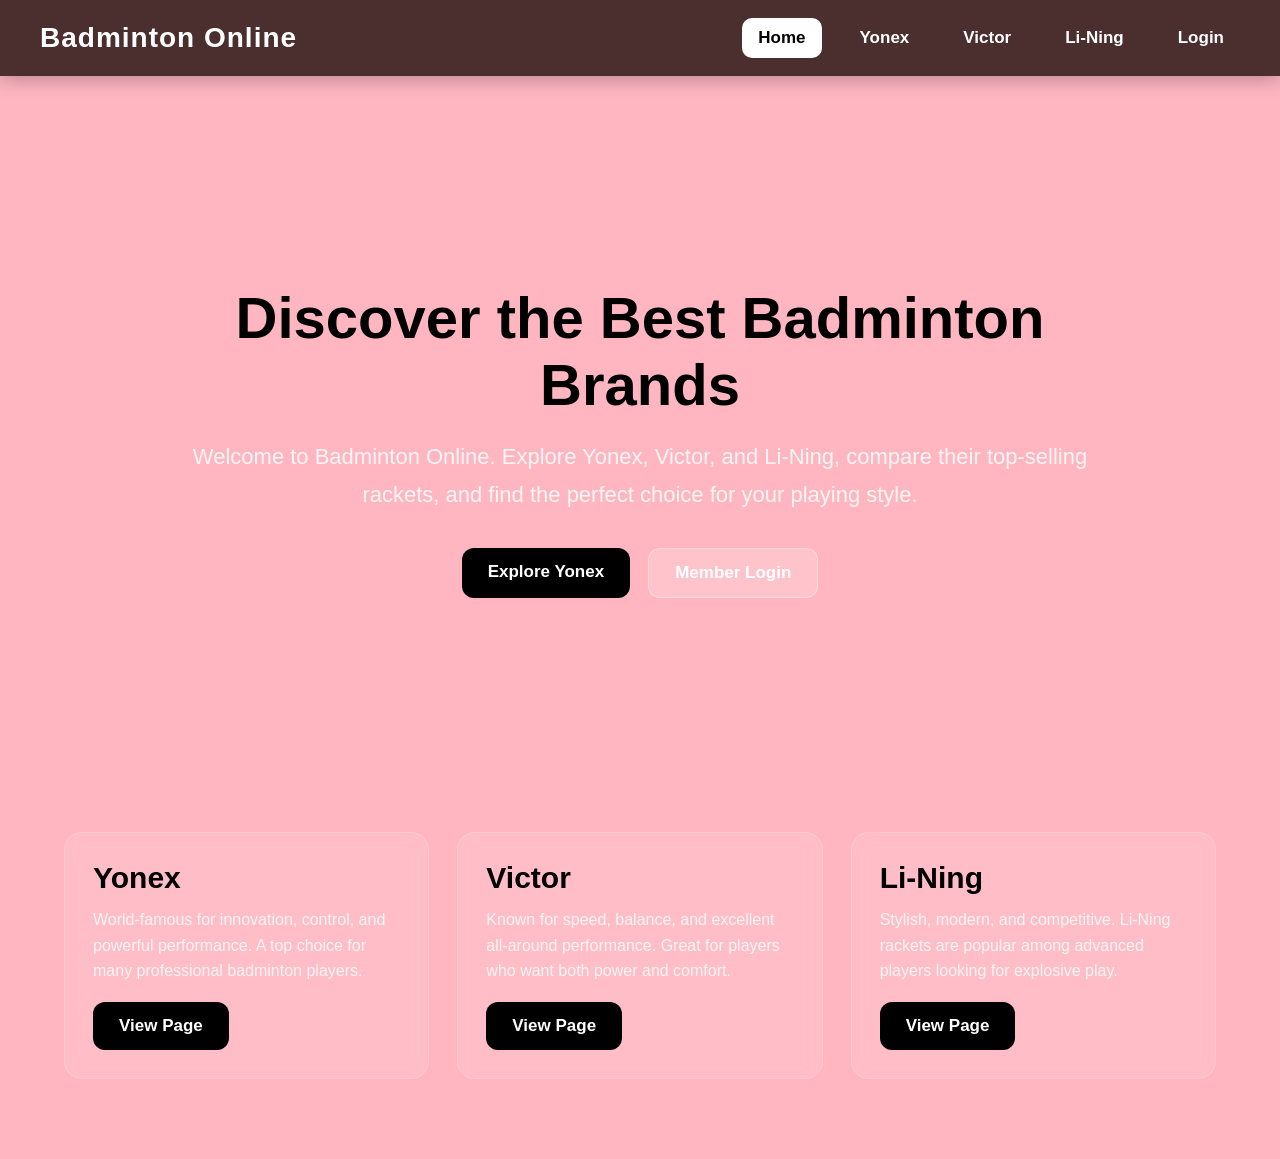
<file: index.html>
<!DOCTYPE html>
<html lang="en">
<head>
    <meta charset="UTF-8">
    <meta name="viewport" content="width=device-width, initial-scale=1.0">
    <title>Badminton Online</title>
    <link href="style3.css" type="text/css" rel="stylesheet">
</head>

<body class="home-body">

    <div class="navbar">
        <div class="logo">Badminton Online</div>
        <div class="nav-links">
            <a href="index.html " class="active">Home</a >
            <a href="yonex.html">Yonex</a >
            <a href="victor.html">Victor</a >
            <a href="lining.html">Li-Ning</a >
            <a href="login.html">Login</a >
        </div>
    </div>

    <div class="container">

        <section class="hero">
            <div class="hero-content">
                <h1>Discover the Best Badminton Brands</h1>
                <p>
                    Welcome to Badminton Online. Explore Yonex, Victor, and Li-Ning,
                    compare their top-selling rackets, and find the perfect choice
                    for your playing style.
                </p >

                <div class="hero-buttons">
                    <a href="yonex.html" class="btn btn-dark">Explore Yonex</a >
                    <a href="login.html" class="btn btn-light">Member Login</a >
                </div>
            </div>
        </section>

        <section class="brand-grid">
            <div class="brand-card">
                <h2>Yonex</h2>
                <p>
                    World-famous for innovation, control, and powerful performance.
                    A top choice for many professional badminton players.
                </p >
                <a href="yonex.html" class="btn btn-dark">View Page</a >
            </div>

            <div class="brand-card">
                <h2>Victor</h2>
                <p>
                    Known for speed, balance, and excellent all-around performance.
                    Great for players who want both power and comfort.
                </p >
                <a href="victor.html" class="btn btn-dark">View Page</a >
            </div>

            <div class="brand-card">
                <h2>Li-Ning</h2>
                <p>
                    Stylish, modern, and competitive. Li-Ning rackets are popular
                    among advanced players looking for explosive play.
                </p >
                <a href="lining.html" class="btn btn-dark">View Page</a >
            </div>
        </section>

    </div>

</body>
</html>
</file>
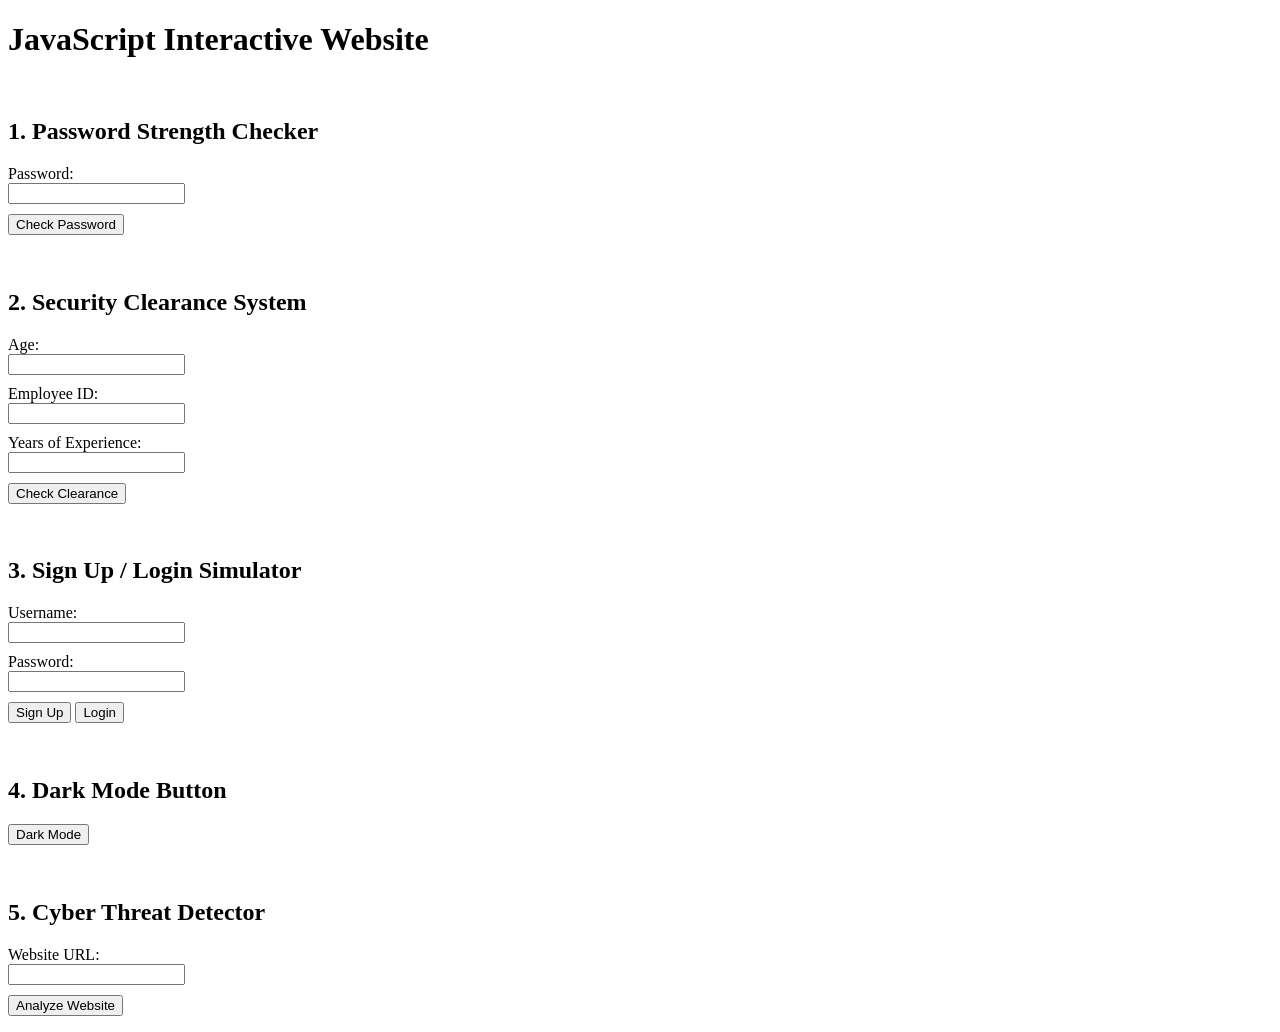
<file: harry.html>
<!DOCTYPE html>
<html>
<head>
	<meta charset="utf-8">
	<meta name="viewport" content="width=device-width, initial-scale=1">
	<title>
		JS Interactive Website
	</title>

	<style>
        input {
            margin-bottom: 10px;
        }

        button:hover {
            background-color: lightpink;
        }
    </style>
</head>
<body>

	<h1>JavaScript Interactive Website</h1><br>

    <h2>1. Password Strength Checker</h2>

    <label>Password:</label><br>
    <input type="text" id="passwordInput"><br>

    <button onclick="checkPassword()">Check Password</button>

    <p id="passwordResult"></p ><br>

    <h2>2. Security Clearance System</h2>

    <label>Age:</label><br>
    <input type="number" id="ageInput"><br>

    <label>Employee ID:</label><br>
    <input type="text" id="employeeInput"><br>

    <label>Years of Experience:</label><br>
    <input type="number" id="experienceInput"><br>

    <button onclick="checkClearance()">Check Clearance</button>

    <p id="clearanceResult"></p><br>

    

    <h2>3. Sign Up / Login Simulator</h2>

    <label>Username:</label><br>
    <input type="text" id="usernameInput"><br>

    <label>Password:</label><br>
    <input type="password" id="loginPasswordInput"><br>

    <button onclick="signUp()">Sign Up</button>

    <button onclick="login()">Login</button>

    <p id="loginResult"></p><br>

    <h2>4. Dark Mode Button</h2>

    <button onclick="toggleDarkMode()">Dark Mode</button>

    <p id="darkResult"></p><br>

    <h2>5. Cyber Threat Detector</h2>

    <label>Website URL:</label><br>
    <input type="text" id="urlInput"><br>

    <button onclick="analyzeWebsite()">Analyze Website</button>

    <p id="websiteResult"></p>

    <script>

        let savedUsername = "";
        let savedPassword = "";

        let darkMode = false;

        function checkPassword() {

            let password = document.getElementById("passwordInput").value;

            let hasUppercase = password != password.toLowerCase();

            let hasLowercase = password != password.toUpperCase();

            let hasSymbol = password.includes("!") || password.includes("@") || password.includes("#") || password.includes("$");

            let hasSpace = password.includes(" ");

            if (password.length < 12) {

                document.getElementById("passwordResult").innerHTML =
                    "Password too short.";

            }

            else if (hasUppercase == false) {

                document.getElementById("passwordResult").innerHTML =
                    "Missing uppercase letter";

            }

            else if (hasLowercase == false) {

                document.getElementById("passwordResult").innerHTML =
                    "Missing lowercase letter";

            }

            else if (hasSymbol == false) {

                document.getElementById("passwordResult").innerHTML =
                    "Missing punctuation";

            }

            else if (hasSpace == true) {

                document.getElementById("passwordResult").innerHTML =
                    "Password should not contain spaces";

            }

            else {

                document.getElementById("passwordResult").innerHTML =
                    "Strong Password";

            }

        }

        function checkClearance() {

            let age = Number(document.getElementById("ageInput").value);

            let employeeID = document.getElementById("employeeInput").value;

            let experience = Number(document.getElementById("experienceInput").value);

            if (employeeID.startsWith("SEC") == false && employeeID.startsWith("EMP") == false) {
            	document.getElementById("clearanceResult").innerHTML ="Invalid employee ID";

            }

            else if (age >= 25 && experience >= 5 && employeeID.startsWith("SEC")) {
				document.getElementById("clearanceResult").innerHTML ="Access Granted: Level 3";

            }

            else if (age >= 21 && experience >= 2 && employeeID.startsWith("EMP")) {
                document.getElementById("clearanceResult").innerHTML ="Access Granted: Level 2";

            }

            else if (age >= 18 && employeeID.startsWith("EMP")) {
            	document.getElementById("clearanceResult").innerHTML ="Access Granted: Level 1";

            }

            else {
            	document.getElementById("clearanceResult").innerHTML ="Access Denied";

            }

        }

        function signUp() {

            savedUsername = document.getElementById("usernameInput").value;

            savedPassword = document.getElementById("loginPasswordInput").value;

            document.getElementById("loginResult").innerHTML ="Sign up successful";

        }

        function login() {

            let username = document.getElementById("usernameInput").value;

            let password = document.getElementById("loginPasswordInput").value;

            if (savedUsername == "") { document.getElementById("loginResult").innerHTML ="You need to sign up first";

            }

            else if (username != savedUsername) {document.getElementById("loginResult").innerHTML ="Username not found";

            }

            else if (password != savedPassword) {document.getElementById("loginResult").innerHTML ="Incorrect password";

            }

            else {
            	document.getElementById("loginResult").innerHTML = "Login Successful";

            }

        }

        function toggleDarkMode() {if (darkMode == false) {

                document.body.style.backgroundColor = "black";

                document.body.style.color = "white";

                document.getElementById("darkResult").innerHTML = "Dark mode is on";

                darkMode = true;

            }

            else {

                document.body.style.backgroundColor = "white";

                document.body.style.color = "black";

                document.getElementById("darkResult").innerHTML = "Dark mode is off";

                darkMode = false;

            }

        }

        function analyzeWebsite() {

            let url = document.getElementById("urlInput").value.toLowerCase();

            let safe = url.startsWith("https://");

            let suspicious = url.includes("free-money") || url.includes("hack") || url.includes("winner") || url.includes("bitcoin");

            if (safe == false && suspicious == true) {

                document.getElementById("websiteResult").innerHTML = "Dangerous Website";

            }

            else if (suspicious == true) {

                document.getElementById("websiteResult").innerHTML = "Suspicious Website";

            }

            else if (safe == false) {

                document.getElementById("websiteResult").innerHTML = "Dangerous Website";

            }

            else {

                document.getElementById("websiteResult").innerHTML = "Safe Website";

            }

        }

    </script>

</body>
</html>
</file>
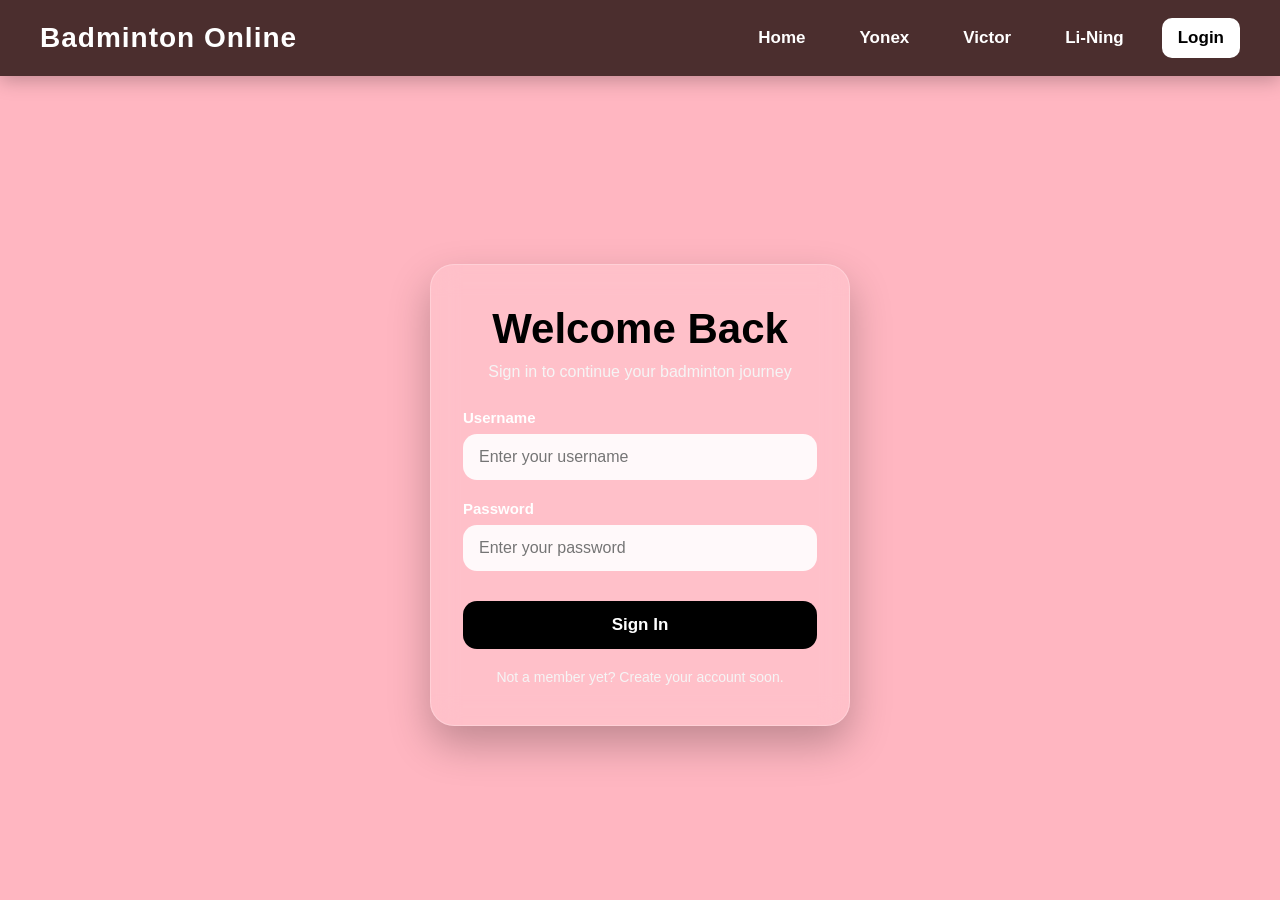
<file: login.html>
<!DOCTYPE html>
<html lang="en">
<head>
    <meta charset="UTF-8">
    <meta name="viewport" content="width=device-width, initial-scale=1.0">
    <title>Login - Badminton Online</title>
    <link rel="stylesheet" href="style3.css">
    
</head>
<body class="login-body">

    <div class="navbar">
        <div class="logo">Badminton Online</div>
        <div class="nav-links">
            <a href="index.html">Home</a >
            <a href="yonex.html">Yonex</a >
            <a href="victor.html">Victor</a >
            <a href="lining.html">Li-Ning</a >
            <a href="login.html" class="active">Login</a >
        </div>
    </div>

    <div class="login-page">
        <div class="login-card">
            <h1>Welcome Back</h1>
            <p class="login-subtitle">Sign in to continue your badminton journey</p >

            <form>
                <div class="input-group">
                    <label for="username">Username</label>
                    <input type="text" id="username" placeholder="Enter your username">
                </div>

                <div class="input-group">
                    <label for="password">Password</label>
                    <input type="password" id="password" placeholder="Enter your password">
                </div>

                <button type="submit" class="login-btn">Sign In</button>
            </form>

            <p class="login-footer">Not a member yet? Create your account soon.</p >
        </div>
    </div>

</body>
</html>
</file>
<file: style3.css>
.yonex-body{
	background-color: rgb(41, 188, 78);
}
.victor-body{
	background-color:rgb(230, 126, 36)

}
.lining-body{
    background-color:rgb(242, 69, 69)
}
.login-body{
	background-color:lightpink;

}
.home-body{
    background: lightpink;
    min-height: 100vh;
    margin: 0;
    font-family: Arial, sans-serif;
    color: #2f2f2f;
}


h2{
    color: #333;
    text-decoration: none;
    font-size: 2em;
    
}

h3{
    color: #fdf6e3;
    text-decoration: none;
}

h1{color: #333;
    text-decoration: none;

}

h4{
	color:rgb(220, 220, 220);
	text-decoration: none;
}
}
.yonex-body{
	background-color: rgb(41, 188, 78);
    margin: 0;
    padding: 30px;
    font-family: Arial, sans-serif;
}

.products{
    display: flex;
    justify-content: space-between;
    align-items: flex-start;
    gap: 40px;
}

.card{
    width: 30%;
}

.card a{
    text-decoration: none;
    color: black;
    display: inline-block;
}

.card img{
    width: 100%;
    height: 300px;
    object-fit: contain;
    display: block;
    transition: transform 0.2s ease;
}

.card img:hover{
    transform: scale(1.15);
}

.card h2{
    margin: 15px 0 10px 0;
    font-size: 22px;
    text-decoration: underline;
}

.card p{
    font-size: 16px;
    line-height: 1.5;
    color: white;
    font-weight: bold;
}
.card{
    transition: 0.2s;
}

.card:hover{
    transform: translateY(-15px);
}
.video-link{
    text-decoration: none;
    display: inline-block;
    margin-top: 15px;
}

.video-cover{
    width: 100%;
    height: 180px;
    object-fit: cover;
    border-radius: 10px;
    display: block;
    transition: transform 0.2s ease;
}



.video-text{
    margin-top: 8px;
    color: #333;
    font-size: 30px;
    font-weight: bold;
}














*{
    margin: 0;
    padding: 0;
    box-sizing: border-box;
}

body{
    font-family: Arial, Helvetica, sans-serif;
    color: white;
    padding-top: 90px;
}

/* ===== NAVBAR ===== */
.navbar{
    position: fixed;
    top: 0;
    left: 0;
    width: 100%;
    display: flex;
    justify-content: space-between;
    align-items: center;
    padding: 18px 40px;
    background: #4b2e2e;   /* 固定深咖啡棕色 */
    box-shadow: 0 4px 18px rgba(0,0,0,0.25);
    z-index: 1000;
}

.logo{
    font-size: 28px;
    font-weight: bold;
    color: white;
    letter-spacing: 1px;
}

.nav-links{
    display: flex;
    gap: 22px;
}

.nav-links a{
    color: white;
    text-decoration: none;
    font-size: 17px;
    font-weight: bold;
    padding: 10px 16px;
    border-radius: 10px;
    transition: all 0.25s ease;
}

.nav-links a:hover{
    background-color: rgba(255,255,255,0.12);
    color: #dfffe0;
    transform: translateY(-2px);
}

.nav-links a.active{
    background-color: white;
    color: black;
}

/* ===== GENERAL CONTAINER ===== */
.container{
    width: 90%;
    max-width: 1300px;
    margin: 0 auto;
}

/* ===== HOME PAGE ===== */
.hero{
    min-height: 78vh;
    display: flex;
    align-items: center;
    justify-content: center;
    text-align: center;
    padding: 40px 20px;
}

.hero-content{
    max-width: 900px;
}

.hero h1{
    font-size: 58px;
    margin-bottom: 20px;
    color: black;
}

.hero p{
    font-size: 22px;
    line-height: 1.7;
    color: #f5f5f5;
    margin-bottom: 35px;
}

.hero-buttons{
    display: flex;
    justify-content: center;
    gap: 18px;
    flex-wrap: wrap;
}

.btn{
    display: inline-block;
    text-decoration: none;
    padding: 14px 26px;
    border-radius: 12px;
    font-weight: bold;
    font-size: 17px;
    transition: all 0.25s ease;
}

.btn-dark{
    background-color: black;
    color: white;
}

.btn-dark:hover{
    background-color: white;
    color: black;
    transform: translateY(-2px);
}

.btn-light{
    background-color: rgba(255,255,255,0.18);
    color: white;
    border: 1px solid rgba(255,255,255,0.35);
}

.btn-light:hover{
    background-color: white;
    color: black;
    transform: translateY(-2px);
}

/* ===== BRAND PREVIEW ===== */
.brand-grid{
    display: grid;
    grid-template-columns: repeat(3, 1fr);
    gap: 28px;
    margin: 40px 0 80px;
}

.brand-card{
    background: rgba(255,255,255,0.10);
    border: 1px solid rgba(255,255,255,0.18);
    backdrop-filter: blur(8px);
    border-radius: 18px;
    padding: 28px;
    transition: all 0.25s ease;
}

.brand-card:hover{
    transform: translateY(-6px);
    box-shadow: 0 14px 30px rgba(0,0,0,0.22);
}

.brand-card h2{
    color: black;
    margin-bottom: 12px;
    font-size: 30px;
}

.brand-card p{
    color: #f5f5f5;
    line-height: 1.6;
    margin-bottom: 18px;
}

/* ===== LOGIN PAGE ===== */
/* ===== LOGIN PAGE ONLY ===== */
.login-body{
    background: lightpink;
    min-height: 100vh;
}

.login-page{
    min-height: calc(100vh - 90px);
    display: flex;
    justify-content: center;
    align-items: center;
    padding: 40px 20px;
}

.login-card{
    width: 100%;
    max-width: 420px;
    background: rgba(255,255,255,0.14);
    border: 1px solid rgba(255,255,255,0.25);
    border-radius: 24px;
    padding: 40px 32px;
    backdrop-filter: blur(14px);
    -webkit-backdrop-filter: blur(14px);
    box-shadow: 0 18px 40px rgba(0,0,0,0.25);
    text-align: center;
}

.login-card h1{
    font-size: 42px;
    color: black;
    margin-bottom: 10px;
}

.login-subtitle{
    font-size: 16px;
    color: #f5f5f5;
    margin-bottom: 28px;
}

.input-group{
    text-align: left;
    margin-bottom: 20px;
}

.input-group label{
    display: block;
    margin-bottom: 8px;
    font-size: 15px;
    font-weight: bold;
    color: white;
}

.input-group input{
    width: 100%;
    padding: 14px 16px;
    border: none;
    outline: none;
    border-radius: 14px;
    font-size: 16px;
    background: rgba(255,255,255,0.9);
    color: black;
    transition: 0.2s ease;
}

.input-group input:focus{
    box-shadow: 0 0 0 3px rgba(255,255,255,0.35);
    transform: scale(1.02);
}

.login-btn{
    width: 100%;
    padding: 14px;
    border: none;
    border-radius: 14px;
    background: black;
    color: white;
    font-size: 17px;
    font-weight: bold;
    cursor: pointer;
    margin-top: 10px;
    transition: all 0.25s ease;
}

.login-btn:hover{
    background: white;
    color: black;
    transform: translateY(-2px);
}

.login-footer{
    margin-top: 20px;
    font-size: 14px;
    color: #f5f5f5;
}

/* ===== RESPONSIVE ===== */
@media (max-width: 900px){
    .brand-grid{
        grid-template-columns: 1fr;
    }

    .hero h1{
        font-size: 42px;
    }

    .hero p{
        font-size: 18px;
    }

    .navbar{
        flex-direction: column;
        gap: 14px;
        padding: 16px 20px;
    }

    body{
        padding-top: 120px;
    }

    .nav-links{
        flex-wrap: wrap;
        justify-content: center;
    }
}
</file>
